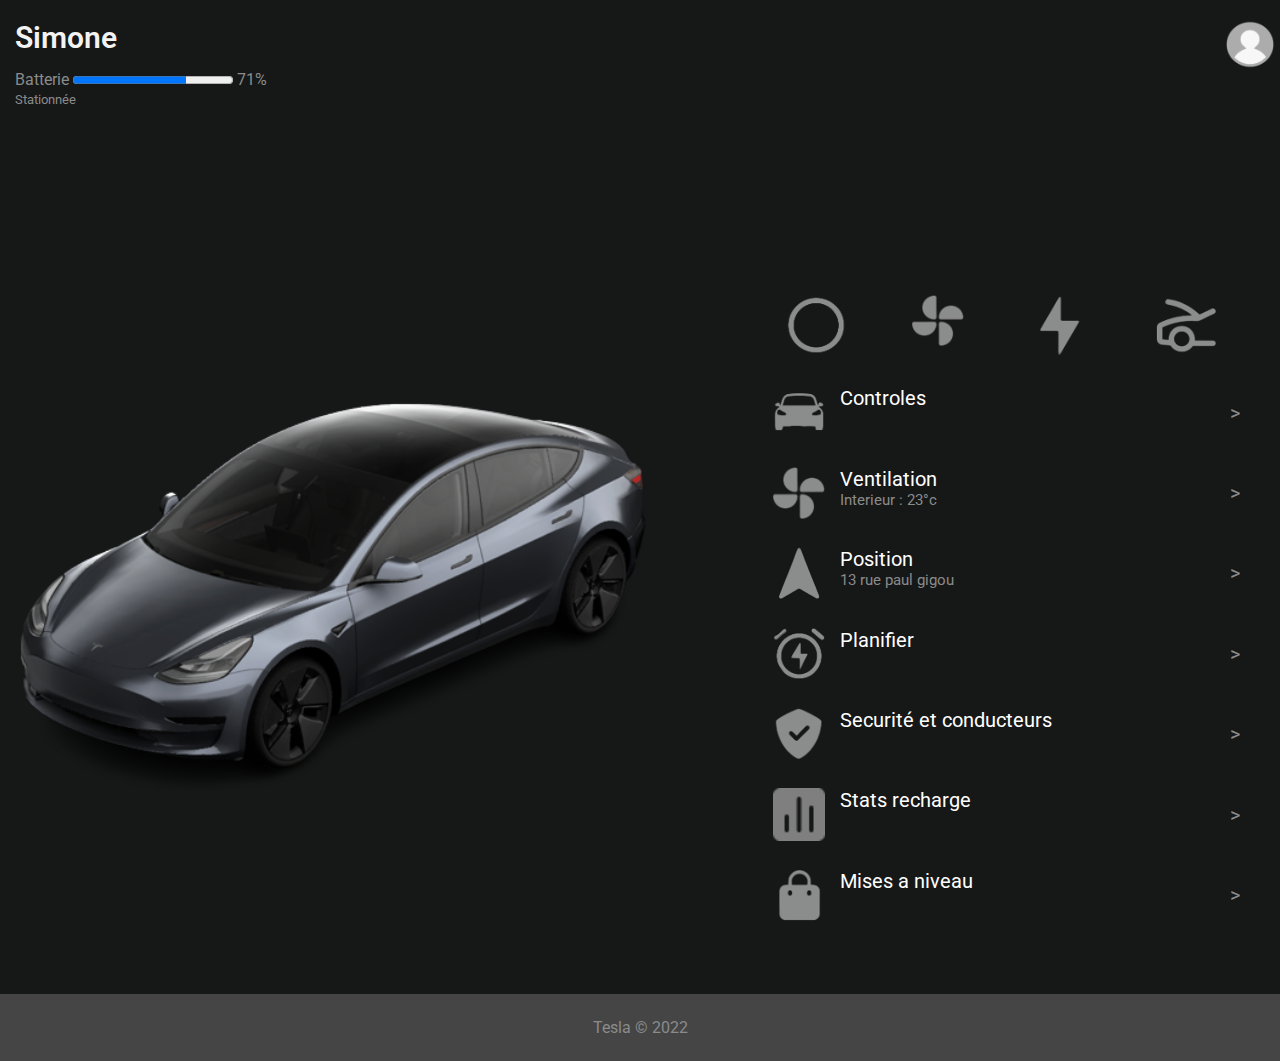
<file: projetTesla/index.html>
<!DOCTYPE html>
<html lang="fr">
    <head>
        <meta charset="utf-8">
        <meta name="viewport" content="width=device-width, initial-scale=1.0">
        <title>Accueil</title>
        <link href="./teslaIcons/favicon.ico" rel="icon" type="image/x-icon" />
        <link rel="stylesheet" type="text/css" href="style.css">
        <link rel="preconnect" href="https://fonts.googleapis.com">
        <link rel="preconnect" href="https://fonts.gstatic.com" crossorigin>
        <link href="https://fonts.googleapis.com/css2?family=Roboto:wght@400;500;600&display=swap" rel="stylesheet"> 
    </head>
    <body>
        <header>
            <section id="top">
                <h1 id="h1Index">Simone</h1>
                <a role="button" href="#"><img src="teslaIcons/profile.png" alt="avatar"></a>
            </section>
            <section id="statut">
                <section id="batterie">
                    <label for="batteriepourcentage">Batterie</label>
                    <progress id="batteriepourcentage" value="71" max="100" aria-valuenow="71" aria-valuemin="0"></progress>
                    <data value="71">71%</data>
                </section>
            </section>
            <small id="labelStationnee">Stationnée</small>
        </header>
        <section id="accueil">
            <img id="voiture" src="teslaIcons/model3.png" alt="voiture">
            <section id="menus">
                <ul class="menu" role="menu" aria-label="menu avec 4 composants">
                        <li role="menuitem" aria-label="iMoi"><button><img src="teslaIcons/chaleur.png" alt="iMoi"></button></li>
                        <li role="menuitem" aria-label="ventilation"><button><img src="teslaIcons/ventilation.png" alt="ventilation"></button></li>
                        <li role="menuitem" aria-label="charge"><button><img src="teslaIcons/charge.png" alt="charge"></button></li>
                        <li role="menuitem" aria-label="coffre"><button><img src="teslaIcons/coffre.png" alt="coffre"></button></li>
                </ul>
                <ul id="menuList" role="menu" aria-label="menu avec 7 composants">
                    <li role="menuitem" aria-label="Menu controles" class="liMenu">
                        <a role="button" class="lienMenu" href="controles.html">
                            <img id="iconeVoiture" class="icons" src="teslaIcons/voiture.png" alt="icone voiture">
                            <p>Controles</p>
                        </a>
                        <a class="chevron" href="controles.html">></a>
                    </li>
                    <li role="menuitem" class="liMenu" aria-label="Menu ventilation">
                        <a role="button" class="lienMenu" href="#">
                            <img class="icons" src="teslaIcons/ventilation.png" alt="icone ventilation">
                            <ol>
                                <li><p id="ventilation">Ventilation</p></li>
                                <li><small>Interieur : <data value="23">23°c</data></small></li>
                            </ol>
                        </a>
                        <a class="chevron" href="#">></a>
                    </li>
                    <li role="menuitem" class="liMenu" aria-label="Menu position">
                        <a role="button" class="lienMenu" href="#">
                            <img class="icons" src="teslaIcons/position.png" alt="icone position">    
                            <ol>
                                <li><p id="position">Position</p></li>
                                <li><small>13 rue paul gigou</small></li>
                            </ol>
                        </a>
                        <a class="chevron" href="#">></a>
                    </li>
                    <li role="menuitem" class="liMenu" aria-label="Menu planifier">
                        <a role="button" class="lienMenu" href="#"><img class="icons" src="teslaIcons/planifier.png" alt="icone planification">Planifier</a>
                        <a class="chevron" href="#">></a>
                    </li>
                    <li role="menuitem" class="liMenu" aria-label="Menu securité et conduction">
                        <a role="button" class="lienMenu" href="#"><img class="icons" src="teslaIcons/securite.png" alt="icone securité">Securité et conducteurs</a>
                        <a class="chevron" href="#">></a>
                    </li>
                    <li role="menuitem" class="liMenu" aria-label="Menu stats recharges">
                        <a role="button" class="lienMenu" href="#"><img class="icons" src="teslaIcons/statsrecharge.png" alt="icone recharge">Stats recharge</a>
                        <a class="chevron" href="#">></a>
                    </li>
                    <li role="menuitem" class="liMenu" aria-label="Menu mises a niveau">
                        <a role="button" class="lienMenu" href="#"><img class="icons" src="teslaIcons/miseaniveau.png " alt="icone de mise a niveau">Mises a niveau</a>
                        <a class="chevron" href="#">></a>
                    </li>
                </ul>
            </section>  
        </section>
        <footer>
            <p>Tesla © 2022</p>
        </footer>
    </body>
</html>
</file>
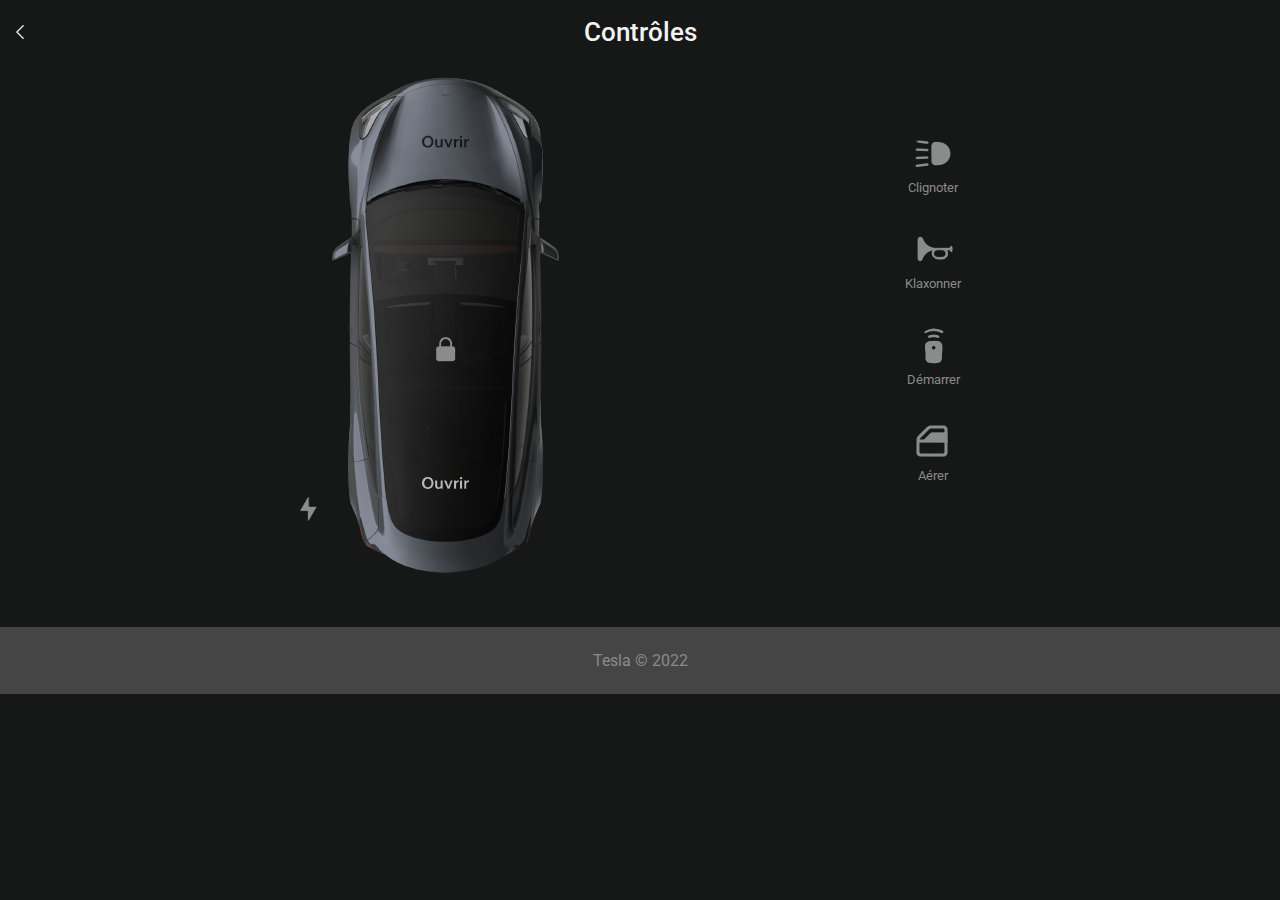
<file: projetTesla/controles.html>
<!DOCTYPE html>
<html lang="fr">
    <head>
        <meta charset="utf-8">
        <meta name="viewport" content="width=device-width, initial-scale=1.0">
        <title>Controles</title>
        <link href="./teslaIcons/favicon.ico" rel="icon" type="image/x-icon" />
        <link rel="stylesheet" type="text/css" href="style.css">
        <link rel="preconnect" href="https://fonts.googleapis.com">
        <link rel="preconnect" href="https://fonts.gstatic.com" crossorigin>
        <link href="https://fonts.googleapis.com/css2?family=Roboto:wght@400;500;600&display=swap" rel="stylesheet"> 
    </head>
    <body>
        <header id="headerControles">
            <a role="button" href="index.html"><img id="chevronRetour" src="teslaIcons/iconeChevron.png" alt="chevron retour en arrière"></a>
            <h1 id="h1Controles">Contrôles</h1>
        </header>
        <section id="controles">
            <section id="carControl">
                <img id="voitureControles" src="teslaIcons/voitureControle.png" alt="voiture vue de haut">
                <button><img id="buttonCharge" src="teslaIcons/charge.png" alt="charge"></button>
            </section>
            <ul role="menu" class="menu" id="menuControles" aria-label="menu avec 4 composants">
                <li role="menuitem" aria-label="Activer clignotant" class="icon">
                    <img role="button" id="clignoterIcon" src="teslaIcons/clignoterIcon.png" alt="icone de phare allumé">
                    <small>Clignoter</small>
                </li>
                <li class="icon" role="menuitem" aria-label="Activer klaxon">
                    <img role="button" src="teslaIcons/klaxonnerIcon.png" alt="icone de klaxon">
                    <small>Klaxonner</small>
                </li>
                <li class="icon" role="menuitem" aria-label="demarrer voiture">
                    <img role="button" src="teslaIcons/demarrerIcon.png" alt="icone de clé de voiture">
                    <small>Démarrer</small>
                </li>
                <li class="icon" role="menuitem" aria-label="Aérer voiture">
                    <img role="button" src="teslaIcons/aererIcon.png" alt="icone de fenetre entreouverte">
                    <small>Aérer</small>
                </li>
            </ul>
        </section>      
        <footer>
            <p>Tesla © 2022</p>
        </footer>
    </body>
</html>
</file>
<file: projetTesla/style.css>
#h1Controles {
  text-align: center;
  font-size: 26px;
}

#voitureControles {
  display: block;
  width: auto;
  margin-left: 0;
  margin-right: 0;
}
@media (min-width: 320px) and (max-width: 480px) {
  #voitureControles {
    width: 65%;
  }
}
@media (min-width: 481px) and (max-width: 767px) {
  #voitureControles {
    margin-top: 50px;
    width: 55%;
  }
}

#chevronRetour {
  display: block;
  position: absolute;
  width: 30px;
}

@media (min-width: 481px) and (max-width: 767px) {
  #controles {
    display: flex;
    flex-direction: row;
    align-items: center;
    justify-content: space-evenly;
  }
}
@media (min-width: 768px) and (max-width: 1023px) {
  #controles {
    display: flex;
    flex-direction: row;
    align-items: center;
    justify-content: space-evenly;
  }
}
@media (min-width: 1024px) and (max-width: 1280px) {
  #controles {
    display: flex;
    flex-direction: row;
    align-items: center;
    justify-content: space-evenly;
  }
}
@media (min-width: 1280px) {
  #controles {
    display: flex;
    flex-direction: row;
    align-items: center;
    justify-content: space-evenly;
  }
}

@media (min-width: 768px) and (max-width: 1023px) {
  #menuControles {
    flex-direction: column;
  }
}
@media (min-width: 1024px) and (max-width: 1280px) {
  #menuControles {
    flex-direction: column;
  }
}
@media (min-width: 1280px) {
  #menuControles {
    flex-direction: column;
  }
}
@media (min-width: 481px) and (max-width: 767px) {
  #menuControles {
    flex-direction: column;
  }
}

#carControl {
  display: flex;
  flex-direction: row-reverse;
  justify-content: center;
}
#carControl button {
  margin: 0;
  padding: 0;
}

#buttonCharge {
  width: 25px;
  position: relative;
  top: 190px;
}
@media (min-width: 320px) and (max-width: 480px) {
  #buttonCharge {
    top: 180px;
  }
}
@media (min-width: 481px) and (max-width: 767px) {
  #buttonCharge {
    top: 145px;
  }
}

html {
  background-color: #161717;
  color: #f3f3f3;
  font-family: "Roboto", sans-serif;
  padding: 0;
  margin: 0;
}
html body {
  margin: 0;
}

h1 {
  font-weight: 500;
}
@media (min-width: 768px) and (max-width: 1023px) {
  h1 {
    font-size: 50px;
  }
}

#h1Index {
  font-size: 30px;
  font-weight: 600;
  margin: 0;
}

#statut {
  margin-left: 10px;
}

data, label, small {
  color: #8a8b8b;
}

ul {
  list-style: none;
}

#menus {
  padding: 0;
  margin-right: 20px;
}
@media (min-width: 1280px) {
  #menus {
    width: 40%;
  }
}

.menu {
  margin-left: 15px;
  padding-left: 0;
  display: flex;
  justify-content: space-around;
}
.menu img {
  width: 100%;
}
@media (min-width: 1024px) and (max-width: 1280px) {
  .menu img {
    width: 90%;
  }
}
@media (min-width: 768px) and (max-width: 1024px) and (orientation: landscape) {
  .menu img {
    width: 80%;
  }
}
@media (min-width: 481px) and (max-width: 767px) {
  .menu img {
    width: 70%;
  }
}
@media (min-width: 320px) and (max-width: 480px) {
  .menu img {
    width: 70%;
  }
}

#accueil {
  display: flex;
  justify-content: space-evenly;
  margin-top: 30px;
  flex-direction: column;
}
@media (min-width: 1280px) {
  #accueil {
    flex-direction: row;
    margin-top: 170px;
  }
}
@media (min-width: 1024px) and (max-width: 1280px) {
  #accueil {
    flex-direction: row;
  }
}

#voiture {
  width: 50%;
  height: 50%;
  margin-left: auto;
  margin-right: auto;
  display: block;
  margin-bottom: 20px;
}
@media (min-width: 1280px) {
  #voiture {
    margin-left: 30px;
  }
}
@media (min-width: 1024px) and (max-width: 1280px) {
  #voiture {
    margin-left: 10px;
    align-self: flex-start;
    margin-top: 120px;
  }
}
@media (min-width: 768px) and (max-width: 1023px) {
  #voiture {
    width: 80%;
  }
}
@media (min-width: 481px) and (max-width: 767px) {
  #voiture {
    width: 60%;
  }
}
@media (min-width: 320px) and (max-width: 480px) {
  #voiture {
    width: 80%;
  }
}

.icons {
  width: 12%;
  height: 12%;
  margin-right: 15px;
}
@media (min-width: 768px) and (max-width: 1024px) and (orientation: landscape) {
  .icons {
    width: 33px;
    height: 33px;
  }
}
@media (min-width: 481px) and (max-width: 767px) {
  .icons {
    width: 26px;
    height: 26px;
  }
}
@media (min-width: 320px) and (max-width: 480px) {
  .icons {
    width: 23px;
    height: 23px;
  }
}

#top {
  display: flex;
  justify-content: space-between;
  margin-top: 20px;
  margin-left: 10px;
}
#top a {
  display: flex;
  justify-content: flex-end;
}
#top img {
  width: 50px;
  height: 50px;
}
@media (min-width: 768px) and (max-width: 1023px) {
  #top img {
    width: 70px;
    height: 70px;
  }
}

#menuList {
  padding-left: 0;
  display: flex;
  flex-direction: column;
  gap: 20px;
  font-size: 20px;
}
#menuList p {
  margin: 0;
}
#menuList li {
  display: flex;
  justify-content: flex-start;
  align-items: center;
  list-style-type: none;
}
#menuList a {
  margin-right: 20px;
  /*margin-top: 27px;*/
  color: #ffffff;
  text-decoration: none;
}
#menuList .chevron {
  color: #8a8b8b;
}
#menuList .lienMenu {
  display: flex;
  margin-left: 25px;
  width: 100%;
  height: 100%;
}
#menuList label, #menuList small {
  font-size: 15px;
}
@media (min-width: 768px) and (max-width: 1023px) {
  #menuList label, #menuList small {
    font-size: 18px;
  }
}
@media (min-width: 768px) and (max-width: 1023px) {
  #menuList {
    font-size: 35px;
  }
}
@media (min-width: 768px) and (max-width: 1024px) and (orientation: landscape) {
  #menuList {
    font-size: 35px;
  }
}

ol {
  padding: 0;
}

li a {
  text-decoration: none;
  color: #ffffff;
  text-decoration: none;
}

.icon {
  display: flex;
  flex-direction: column;
  align-items: center;
  margin-bottom: 30px;
}
.icon img {
  display: block;
  width: 50% !important;
}

#labelStationnee {
  margin-left: 10px;
  margin-top: 5px;
  font-size: 13px !important;
}

@media (min-width: 768px) and (max-width: 1023px) {
  #batterie label, #batterie small {
    font-size: 20px;
  }
}

header {
  margin-left: 5px;
  margin-right: 5px;
}

button {
  background: none;
  border: none;
  font-size: 20px;
  margin-right: 20px;
}
button a {
  color: #454546 !important;
}

footer {
  display: flex;
  justify-content: center;
  margin: 0;
  margin-top: 50px;
  padding: 8px 20px;
  background: #454546;
  color: white;
}
footer p {
  color: #8a8b8b;
}

.liMenu {
  padding-top: 5px;
  padding-bottom: 3px;
}
.liMenu:hover {
  background-color: #252525;
}

/*# sourceMappingURL=style.css.map */
</file>
